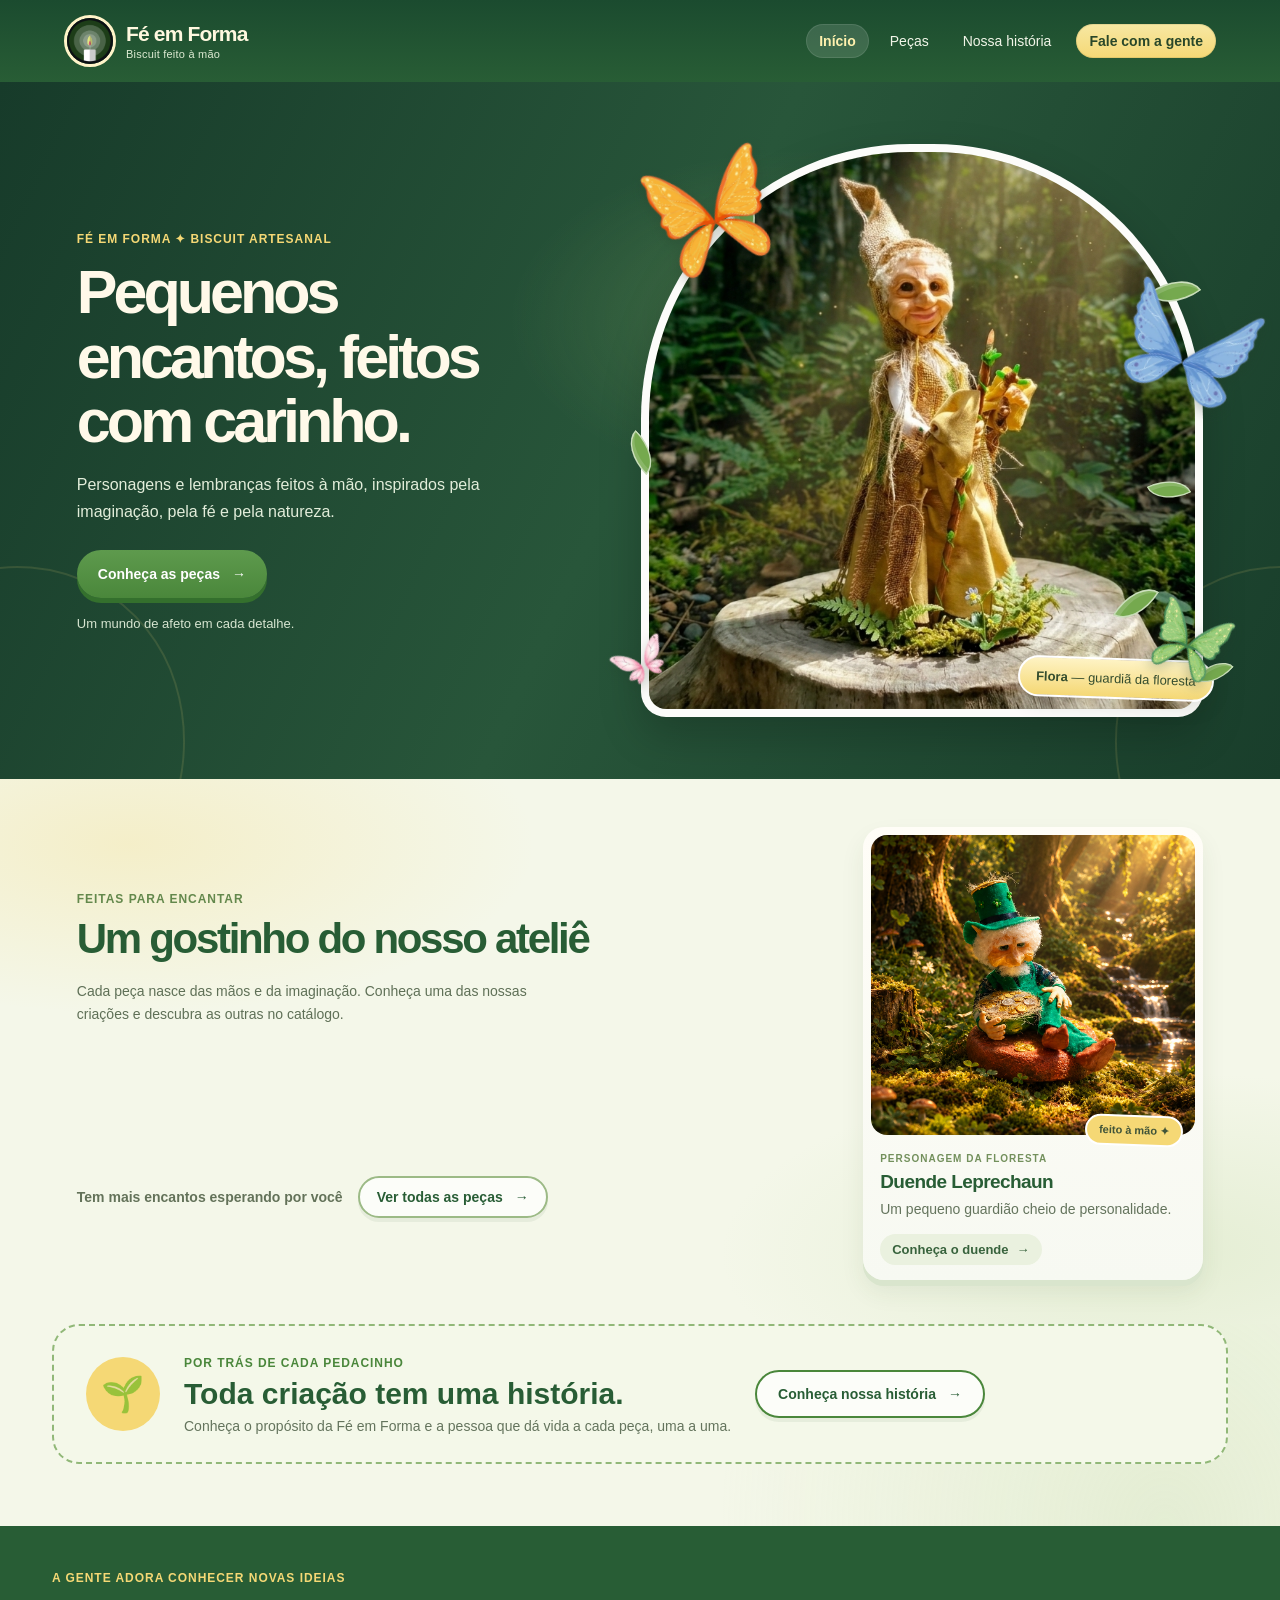
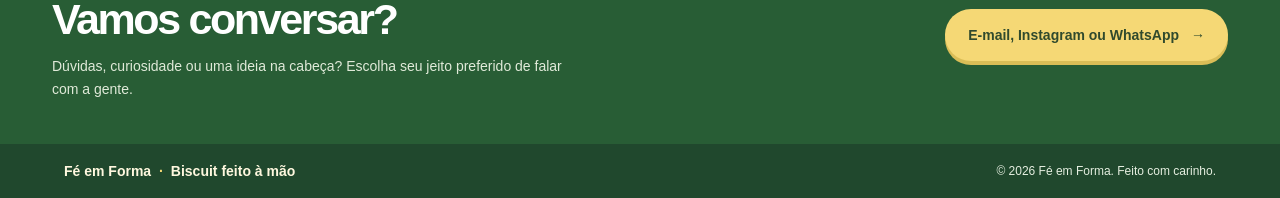
<file: index.html>
<!DOCTYPE html>
<html lang="pt-BR">
<head>
    <meta charset="UTF-8">
    <meta name="viewport" content="width=device-width, initial-scale=1.0">
    <meta name="description" content="Peças artesanais em biscuit feitas com carinho pela Fé em Forma.">
    <title>Fé em Forma | Biscuit feito à mão</title>
    <link rel="stylesheet" href="css/index.css">
</head>
<body class="pagina-inicial">
    <header class="cabecalho-site">
        <a class="marca" href="index.html" aria-label="Fé em Forma — página inicial">
            <img class="logotipo" src="imagens_loja/Logo.png" alt="">
            <span class="texto-marca">
                <span class="nome-marca">Fé em Forma</span>
                <span class="descricao-marca">Biscuit feito à mão</span>
            </span>
        </a>
        <nav class="navegacao-site" aria-label="Navegação principal">
            <a class="link-navegacao atual" href="index.html" aria-current="page">Início</a>
            <a class="link-navegacao" href="produtos.html">Peças</a>
            <a class="link-navegacao" href="sobre.html">Nossa história</a>
            <a class="navegacao-contato" href="contato.html">Fale com a gente</a>
        </nav>
    </header>

    <main>
        <section class="destaque-principal">
            <div class="texto-destaque">
                <p class="sobretitulo">Fé em Forma <span aria-hidden="true">✦</span> biscuit artesanal</p>
                <h1>Pequenos encantos, feitos com carinho.</h1>
                <p class="descricao-destaque">Personagens e lembranças feitos à mão, inspirados pela imaginação, pela fé e pela natureza.</p>
                <a class="botao botao-principal" href="produtos.html">Conheça as peças <span aria-hidden="true">→</span></a>
                <p class="legenda-destaque">Um mundo de afeto em cada detalhe.</p>
            </div>
            <figure class="ilustracao-destaque">
                <img src="imagens_loja/Flora.png" alt="Fada Flora, uma peça artesanal em biscuit em meio à floresta">
                <span class="folha-floresta folha-um" aria-hidden="true"></span>
                <span class="folha-floresta folha-dois" aria-hidden="true"></span>
                <span class="folha-floresta folha-tres" aria-hidden="true"></span>
                <span class="folha-floresta folha-quatro" aria-hidden="true"></span>
                <span class="folha-floresta folha-cinco" aria-hidden="true"></span>
                <span class="folha-floresta folha-seis" aria-hidden="true"></span>
                <img class="borboleta borboleta-um" src="imagens_loja/borboleta.laranja1.png" alt="" aria-hidden="true">
                <img class="borboleta borboleta-dois" src="imagens_loja/borboleta.azul1.png" alt="" aria-hidden="true">
                <img class="borboleta borboleta-tres" src="imagens_loja/borboleta.rosa1.png" alt="" aria-hidden="true">
                <img class="borboleta borboleta-quatro" src="imagens_loja/borboleta.verde1.png" alt="" aria-hidden="true">
                <figcaption>Flora <span>— guardiã da floresta</span></figcaption>
            </figure>
        </section>

        <section class="destaque" aria-labelledby="titulo-destaque">
            <div class="conteudo-destaque">
                <div class="titulo-secao">
                    <div class="texto-titulo-secao">
                    <p class="sobretitulo">Feitas para encantar</p>
                    <h2 id="titulo-destaque">Um gostinho do nosso ateliê</h2>
                    </div>
                    <p class="nota-secao-inicial">Cada peça nasce das mãos e da imaginação. Conheça uma das nossas criações e descubra as outras no catálogo.</p>
                </div>
                <div class="grade-produtos">
                    <article class="cartao-produto">
                        <a class="imagem-produto" href="produto-duende-leprechaun.html" aria-label="Conheça o Duende Leprechaun">
                            <img class="foto-duende" src="imagens_loja/Leprechaun.png" alt="Duende Leprechaun em biscuit, fotografado entre plantas">
                            <span class="selo-produto">feito à mão ✦</span>
                        </a>
                        <div class="informacoes-produto">
                            <div><p class="categoria-produto">Personagem da floresta</p><h3>Duende Leprechaun</h3><p>Um pequeno guardião cheio de personalidade.</p></div>
                        </div>
                        <a class="link-produto-inicial" href="produto-duende-leprechaun.html">Conheça o duende <span aria-hidden="true">→</span></a>
                    </article>
                </div>
                <div class="rodape-destaque">
                    <span>Tem mais encantos esperando por você</span>
                    <a class="botao botao-contorno" href="produtos.html">Ver todas as peças <span aria-hidden="true">→</span></a>
                </div>
            </div>
        </section>

        <section class="chamada-sobre">
            <div class="conteudo-chamada-sobre">
                <div class="ilustracao-chamada-sobre" aria-hidden="true">🌱</div>
                <div class="texto-chamada-sobre">
                    <p class="sobretitulo">Por trás de cada pedacinho</p>
                    <h2>Toda criação tem uma história.</h2>
                    <p>Conheça o propósito da Fé em Forma e a pessoa que dá vida a cada peça, uma a uma.</p>
                </div>
                <a class="botao botao-contorno" href="sobre.html">Conheça nossa história <span aria-hidden="true">→</span></a>
            </div>
        </section>

        <section class="faixa-contato">
            <div class="conteudo-faixa-contato">
                <div class="texto-faixa-contato">
                    <p class="sobretitulo">A gente adora conhecer novas ideias</p>
                    <h2>Vamos conversar?</h2>
                    <p>Dúvidas, curiosidade ou uma ideia na cabeça? Escolha seu jeito preferido de falar com a gente.</p>
                </div>
                <a class="botao botao-claro" href="contato.html">E-mail, Instagram ou WhatsApp <span aria-hidden="true">→</span></a>
            </div>
        </section>
    </main>

    <footer class="rodape-site">
        <a class="marca-rodape" href="index.html">Fé em Forma <span>·</span> Biscuit feito à mão</a>
        <p>© 2026 Fé em Forma. Feito com carinho.</p>
    </footer>
</body>
</html>
</file>
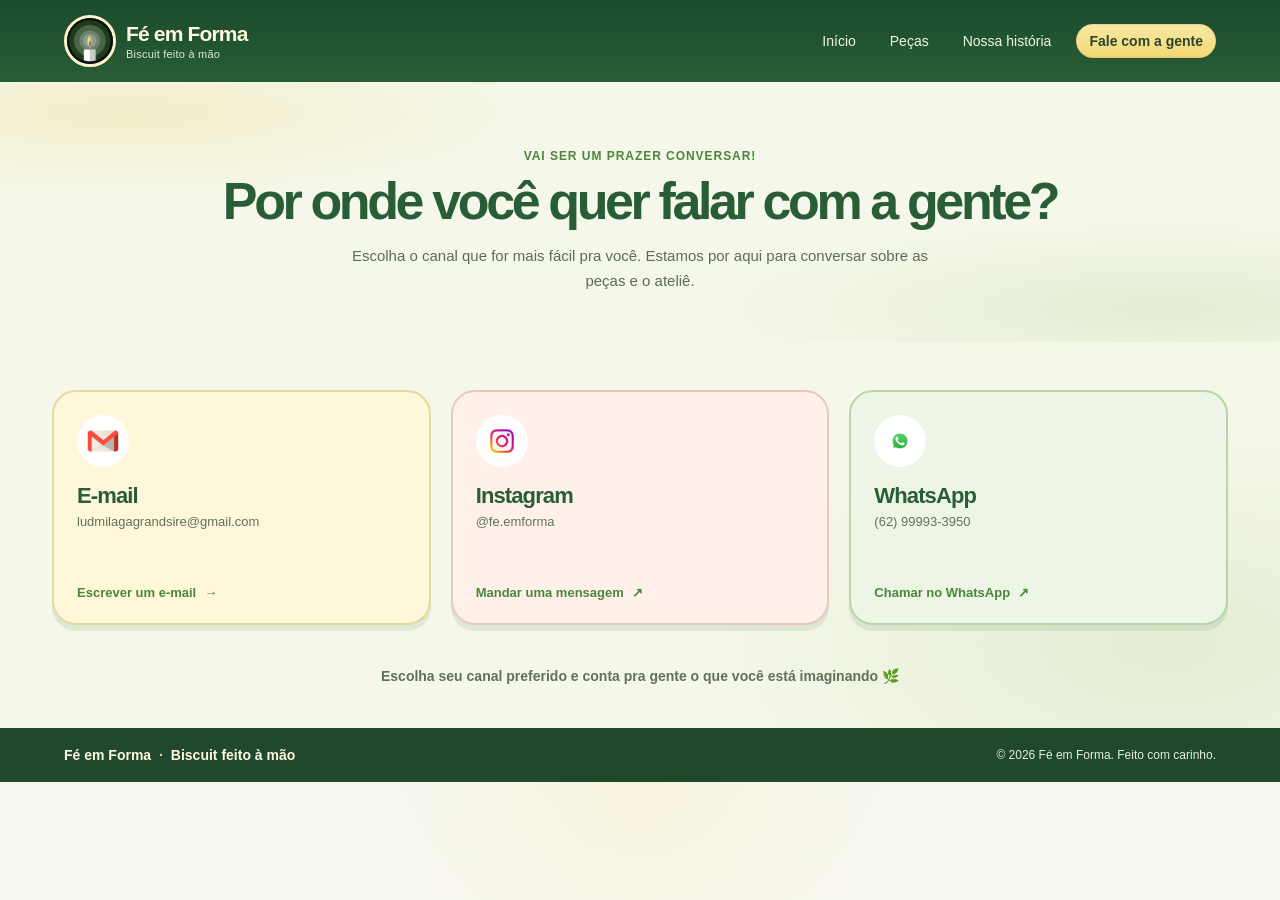
<file: contato.html>
<!DOCTYPE html>
<html lang="pt-BR">
<head>
    <meta charset="UTF-8">
    <meta name="viewport" content="width=device-width, initial-scale=1.0">
    <meta name="description" content="Escolha como entrar em contato com a Fé em Forma: e-mail, Instagram ou WhatsApp.">
    <title>Fale com a gente | Fé em Forma</title>
    <link rel="stylesheet" href="css/contato.css">
</head>
<body>
    <header class="cabecalho-site">
        <a class="marca" href="index.html" aria-label="Fé em Forma — página inicial">
            <img class="logotipo" src="imagens_loja/Logo.png" alt="">
            <span class="texto-marca">
                <span class="nome-marca">Fé em Forma</span>
                <span class="descricao-marca">Biscuit feito à mão</span>
            </span>
        </a>
        <nav class="navegacao-site" aria-label="Navegação principal">
            <a class="link-navegacao" href="index.html">Início</a>
            <a class="link-navegacao" href="produtos.html">Peças</a>
            <a class="link-navegacao" href="sobre.html">Nossa história</a>
            <a class="navegacao-contato atual" href="contato.html" aria-current="page">Fale com a gente</a>
        </nav>
    </header>

    <main>
        <section class="introducao-pagina introducao-contato">
            <p class="sobretitulo">Vai ser um prazer conversar!</p>
            <h1>Por onde você quer falar com a gente?</h1>
            <p>Escolha o canal que for mais fácil pra você. Estamos por aqui para conversar sobre as peças e o ateliê.</p>
        </section>

        <section class="opcoes-contato conteudo-secao" aria-label="Opções de contato">
            <a class="opcao-contato contato-email" href="mailto:ludmilagagrandsire@gmail.com">
                <img class="icone-contato" src="imagens_loja/gmail.logo.png" alt="Logo do Gmail">
                <span class="rotulo-contato">E-mail</span>
                <span class="detalhe-contato">ludmilagagrandsire@gmail.com</span>
                <span class="acao-contato">Escrever um e-mail <span aria-hidden="true">→</span></span>
            </a>
            <a class="opcao-contato contato-instagram" href="https://www.instagram.com/fe.emforma/" target="_blank" rel="noopener noreferrer">
                <img class="icone-contato" src="imagens_loja/instagram.logo.png" alt="Logo do Instagram">
                <span class="rotulo-contato">Instagram</span>
                <span class="detalhe-contato">@fe.emforma</span>
                <span class="acao-contato">Mandar uma mensagem <span aria-hidden="true">↗</span></span>
            </a>
            <a class="opcao-contato contato-whatsapp" href="https://wa.me/5562999933950" target="_blank" rel="noopener noreferrer">
                <img class="icone-contato" src="imagens_loja/whatsapp.logo.png" alt="Logo do WhatsApp">
                <span class="rotulo-contato">WhatsApp</span>
                <span class="detalhe-contato">(62) 99993-3950</span>
                <span class="acao-contato">Chamar no WhatsApp <span aria-hidden="true">↗</span></span>
            </a>
        </section>

        <p class="nota-contato">Escolha seu canal preferido e conta pra gente o que você está imaginando 🌿</p>
    </main>

    <footer class="rodape-site">
        <a class="marca-rodape" href="index.html">Fé em Forma <span>·</span> Biscuit feito à mão</a>
        <p>© 2026 Fé em Forma. Feito com carinho.</p>
    </footer>
</body>
</html>
</file>
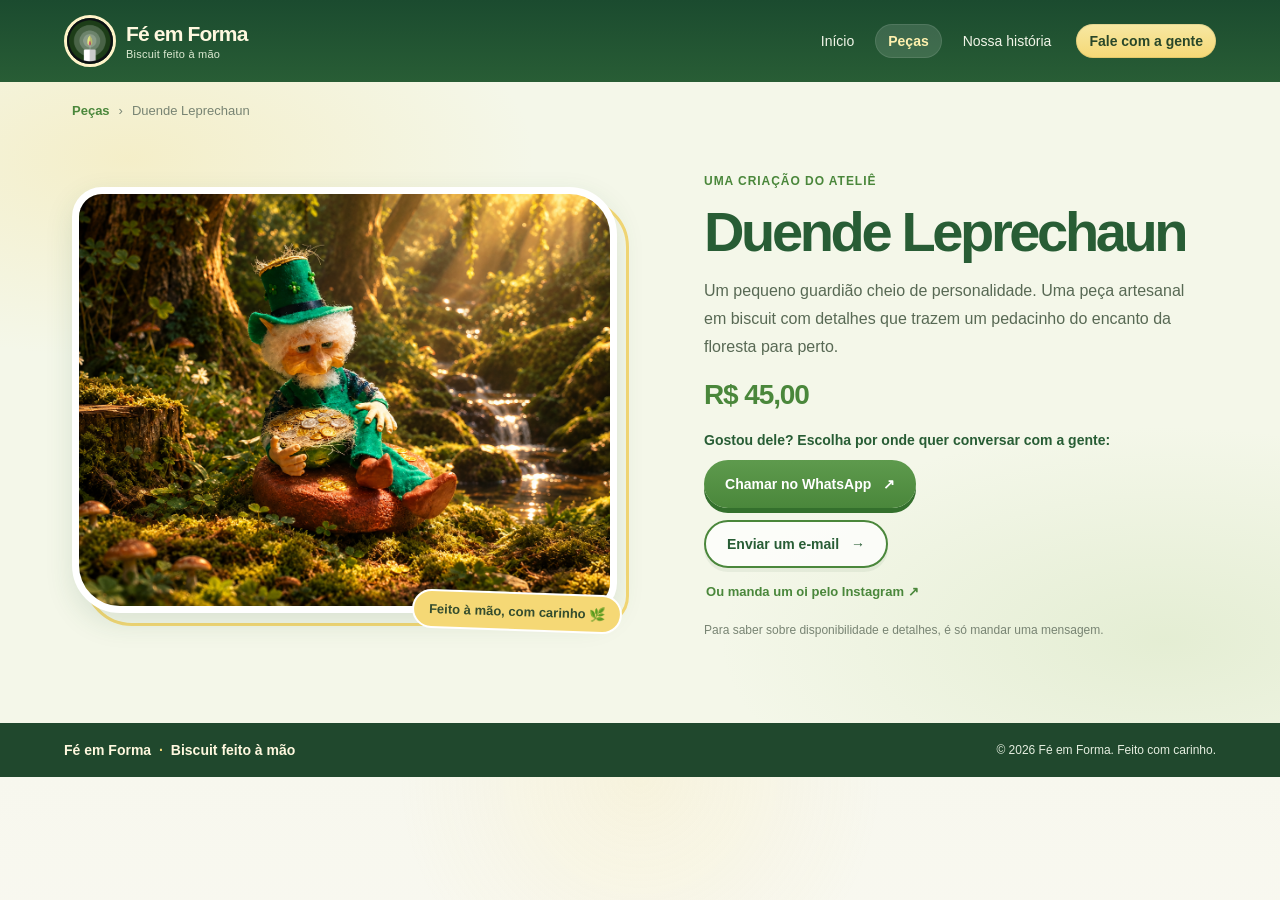
<file: produto-duende-leprechaun.html>
<!DOCTYPE html>
<html lang="pt-BR">
<head>
    <meta charset="UTF-8">
    <meta name="viewport" content="width=device-width, initial-scale=1.0">
    <meta name="description" content="Conheça o Duende Leprechaun, uma peça artesanal em biscuit da Fé em Forma.">
    <title>Duende Leprechaun | Fé em Forma</title>
    <link rel="stylesheet" href="css/produto-duende-leprechaun.css">
</head>
<body>
    <header class="cabecalho-site">
        <a class="marca" href="index.html" aria-label="Fé em Forma — página inicial">
            <img class="logotipo" src="imagens_loja/Logo.png" alt="">
            <span class="texto-marca"><span class="nome-marca">Fé em Forma</span><span class="descricao-marca">Biscuit feito à mão</span></span>
        </a>
        <nav class="navegacao-site" aria-label="Navegação principal">
            <a class="link-navegacao" href="index.html">Início</a>
            <a class="link-navegacao atual" href="produtos.html" aria-current="page">Peças</a>
            <a class="link-navegacao" href="sobre.html">Nossa história</a>
            <a class="navegacao-contato" href="contato.html">Fale com a gente</a>
        </nav>
    </header>

    <main>
        <nav class="trilha-navegacao" aria-label="Você está aqui">
            <a href="produtos.html">Peças</a><span aria-hidden="true">›</span><span>Duende Leprechaun</span>
        </nav>
        <section class="detalhe-produto">
            <figure class="imagem-detalhe-produto">
                <img class="foto-duende" src="imagens_loja/Leprechaun.png" alt="Duende Leprechaun artesanal em biscuit fotografado entre plantas">
                <figcaption>Feito à mão, com carinho 🌿</figcaption>
            </figure>
            <div class="texto-detalhe-produto">
                <p class="sobretitulo">Uma criação do ateliê</p>
                <h1>Duende Leprechaun</h1>
                <p class="descricao-produto">Um pequeno guardião cheio de personalidade. Uma peça artesanal em biscuit com detalhes que trazem um pedacinho do encanto da floresta para perto.</p>
                <p class="preco-detalhe-produto">R$ 45,00</p>
                <p class="convite-contato-produto">Gostou dele? Escolha por onde quer conversar com a gente:</p>
                <div class="links-contato-produto">
                    <a class="botao botao-principal" href="https://wa.me/5562999933950?text=Ol%C3%A1%21%20Estou%20interessado%28a%29%20no%20%27Duende%20Leprechaun%27." target="_blank" rel="noopener noreferrer">Chamar no WhatsApp <span aria-hidden="true">↗</span></a>
                    <a class="botao botao-contorno" href="mailto:ludmilagagrandsire@gmail.com?subject=Tenho%20interesse%20no%20Duende%20Leprechaun&amp;body=Ol%C3%A1%21%20Tenho%20interesse%20no%20Duende%20Leprechaun.">Enviar um e-mail <span aria-hidden="true">→</span></a>
                    <a class="link-instagram-produto" href="https://www.instagram.com/fe.emforma/" target="_blank" rel="noopener noreferrer">Ou manda um oi pelo Instagram ↗</a>
                </div>
                <p class="nota-preco-produto">Para saber sobre disponibilidade e detalhes, é só mandar uma mensagem.</p>
            </div>
        </section>
    </main>

    <footer class="rodape-site">
        <a class="marca-rodape" href="index.html">Fé em Forma <span>·</span> Biscuit feito à mão</a>
        <p>© 2026 Fé em Forma. Feito com carinho.</p>
    </footer>
</body>
</html>
</file>
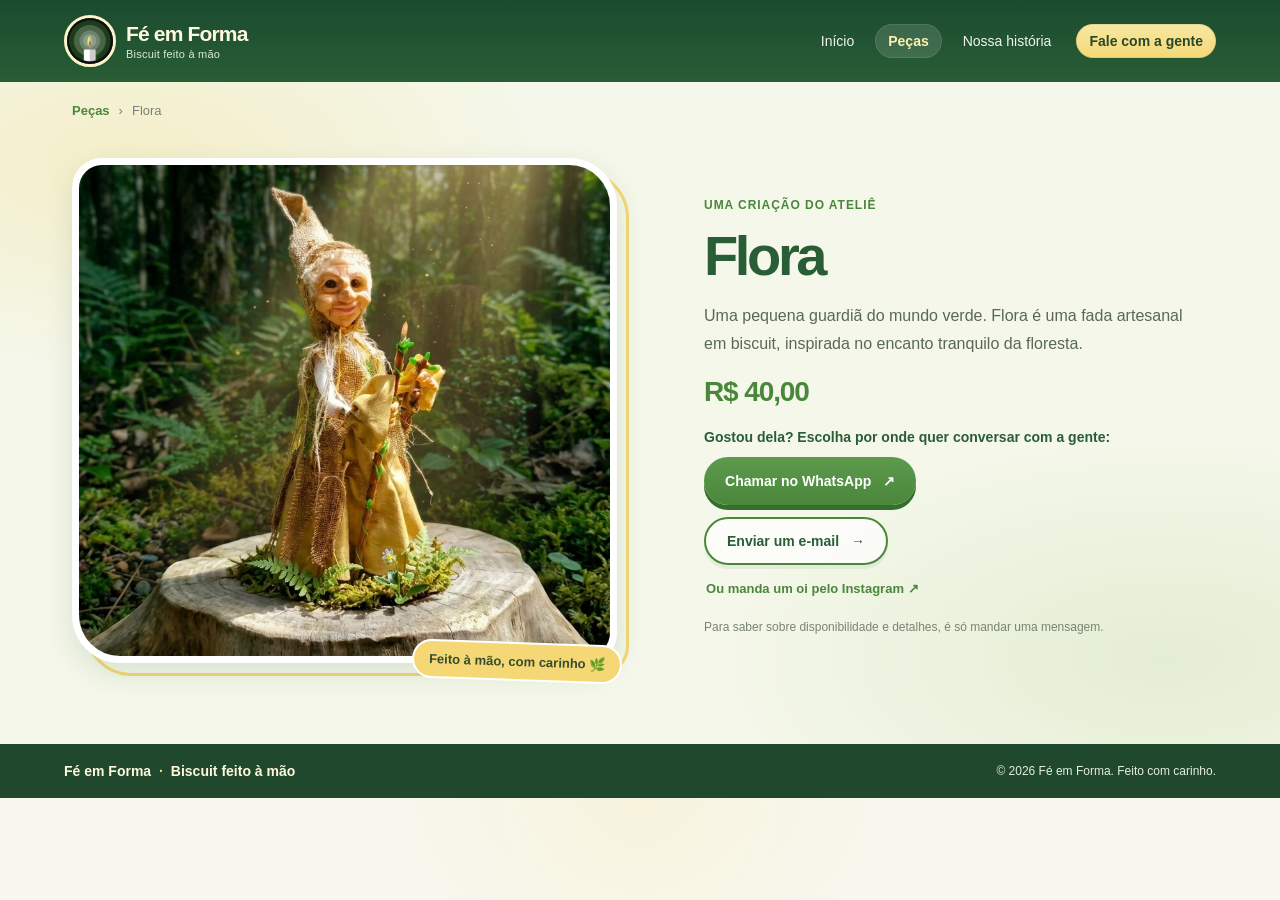
<file: produto-flora.html>
<!DOCTYPE html>
<html lang="pt-BR">
<head>
    <meta charset="UTF-8">
    <meta name="viewport" content="width=device-width, initial-scale=1.0">
    <meta name="description" content="Conheça a fada Flora, uma peça artesanal em biscuit da Fé em Forma.">
    <title>Flora | Fé em Forma</title>
    <link rel="stylesheet" href="css/produto-flora.css">
</head>
<body>
    <header class="cabecalho-site">
        <a class="marca" href="index.html" aria-label="Fé em Forma — página inicial">
            <img class="logotipo" src="imagens_loja/Logo.png" alt="">
            <span class="texto-marca"><span class="nome-marca">Fé em Forma</span><span class="descricao-marca">Biscuit feito à mão</span></span>
        </a>
        <nav class="navegacao-site" aria-label="Navegação principal">
            <a class="link-navegacao" href="index.html">Início</a>
            <a class="link-navegacao atual" href="produtos.html" aria-current="page">Peças</a>
            <a class="link-navegacao" href="sobre.html">Nossa história</a>
            <a class="navegacao-contato" href="contato.html">Fale com a gente</a>
        </nav>
    </header>

    <main>
        <nav class="trilha-navegacao" aria-label="Você está aqui">
            <a href="produtos.html">Peças</a><span aria-hidden="true">›</span><span>Flora</span>
        </nav>
        <section class="detalhe-produto">
            <figure class="imagem-detalhe-produto">
                <img src="imagens_loja/Flora.png" alt="Fada Flora artesanal em biscuit em meio à floresta">
                <figcaption>Feito à mão, com carinho 🌿</figcaption>
            </figure>
            <div class="texto-detalhe-produto">
                <p class="sobretitulo">Uma criação do ateliê</p>
                <h1>Flora</h1>
                <p class="descricao-produto">Uma pequena guardiã do mundo verde. Flora é uma fada artesanal em biscuit, inspirada no encanto tranquilo da floresta.</p>
                <p class="preco-detalhe-produto">R$ 40,00</p>
                <p class="convite-contato-produto">Gostou dela? Escolha por onde quer conversar com a gente:</p>
                <div class="links-contato-produto">
                    <a class="botao botao-principal" href="https://wa.me/5562999933950?text=Ol%C3%A1%21%20Estou%20interessado%28a%29%20no%20%27Flora%27." target="_blank" rel="noopener noreferrer">Chamar no WhatsApp <span aria-hidden="true">↗</span></a>
                    <a class="botao botao-contorno" href="mailto:ludmilagagrandsire@gmail.com?subject=Tenho%20interesse%20na%20Flora&amp;body=Ol%C3%A1%21%20Tenho%20interesse%20na%20Flora.">Enviar um e-mail <span aria-hidden="true">→</span></a>
                    <a class="link-instagram-produto" href="https://www.instagram.com/fe.emforma/" target="_blank" rel="noopener noreferrer">Ou manda um oi pelo Instagram ↗</a>
                </div>
                <p class="nota-preco-produto">Para saber sobre disponibilidade e detalhes, é só mandar uma mensagem.</p>
            </div>
        </section>
    </main>

    <footer class="rodape-site">
        <a class="marca-rodape" href="index.html">Fé em Forma <span>·</span> Biscuit feito à mão</a>
        <p>© 2026 Fé em Forma. Feito com carinho.</p>
    </footer>
</body>
</html>
</file>
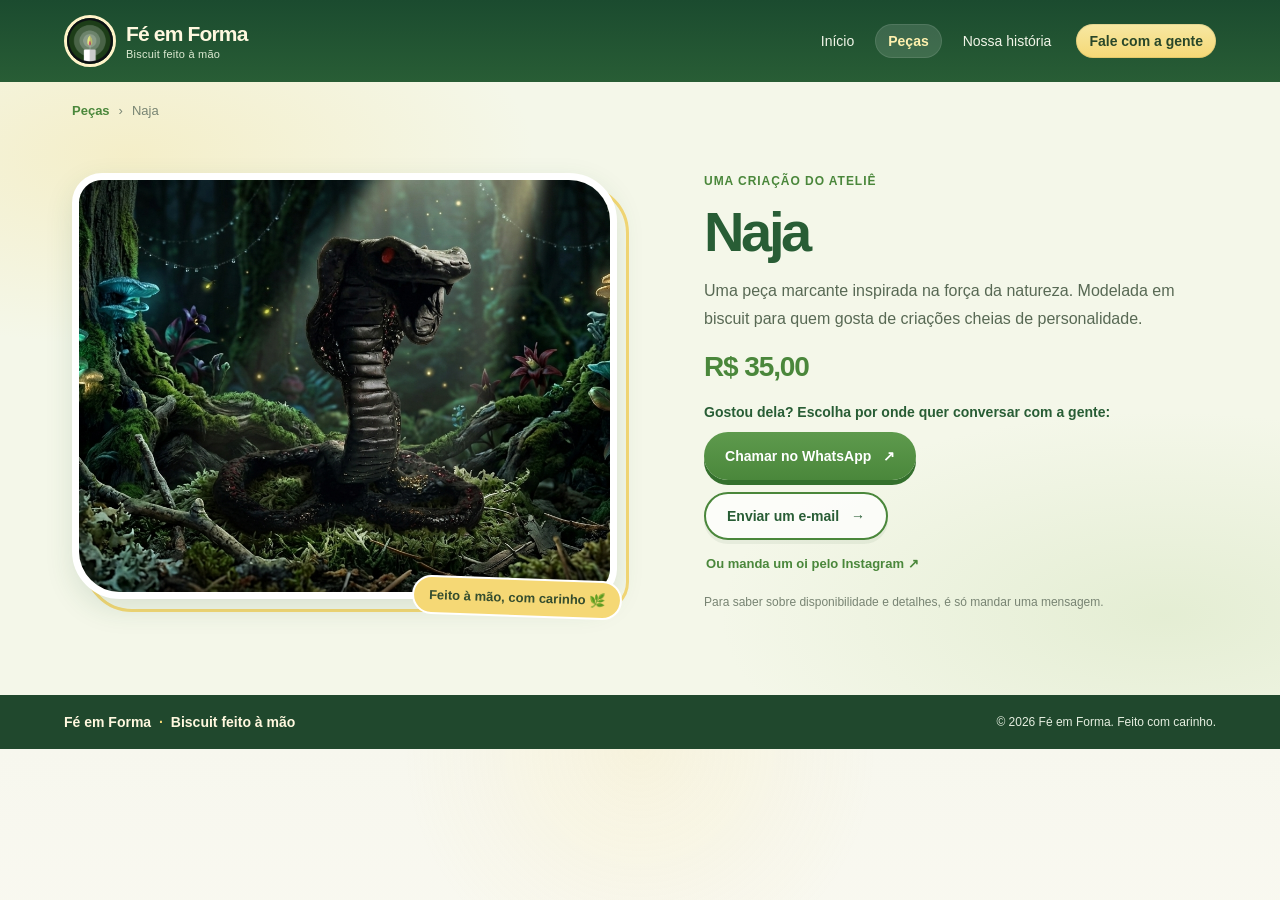
<file: produto-naja.html>
<!DOCTYPE html>
<html lang="pt-BR">
<head>
    <meta charset="UTF-8">
    <meta name="viewport" content="width=device-width, initial-scale=1.0">
    <meta name="description" content="Conheça a Naja, uma peça artesanal em biscuit da Fé em Forma.">
    <title>Naja | Fé em Forma</title>
    <link rel="stylesheet" href="css/produto-naja.css">
</head>
<body>
    <header class="cabecalho-site">
        <a class="marca" href="index.html" aria-label="Fé em Forma — página inicial">
            <img class="logotipo" src="imagens_loja/Logo.png" alt="">
            <span class="texto-marca"><span class="nome-marca">Fé em Forma</span><span class="descricao-marca">Biscuit feito à mão</span></span>
        </a>
        <nav class="navegacao-site" aria-label="Navegação principal">
            <a class="link-navegacao" href="index.html">Início</a>
            <a class="link-navegacao atual" href="produtos.html" aria-current="page">Peças</a>
            <a class="link-navegacao" href="sobre.html">Nossa história</a>
            <a class="navegacao-contato" href="contato.html">Fale com a gente</a>
        </nav>
    </header>

    <main>
        <nav class="trilha-navegacao" aria-label="Você está aqui">
            <a href="produtos.html">Peças</a><span aria-hidden="true">›</span><span>Naja</span>
        </nav>
        <section class="detalhe-produto">
            <figure class="imagem-detalhe-produto">
                <img src="imagens_loja/Naja (2).png" alt="Escultura artesanal de uma naja em biscuit em um cenário de floresta">
                <figcaption>Feito à mão, com carinho 🌿</figcaption>
            </figure>
            <div class="texto-detalhe-produto">
                <p class="sobretitulo">Uma criação do ateliê</p>
                <h1>Naja</h1>
                <p class="descricao-produto">Uma peça marcante inspirada na força da natureza. Modelada em biscuit para quem gosta de criações cheias de personalidade.</p>
                <p class="preco-detalhe-produto">R$ 35,00</p>
                <p class="convite-contato-produto">Gostou dela? Escolha por onde quer conversar com a gente:</p>
                <div class="links-contato-produto">
                    <a class="botao botao-principal" href="https://wa.me/5562999933950?text=Ol%C3%A1%21%20Estou%20interessado%28a%29%20no%20%27Naja%27." target="_blank" rel="noopener noreferrer">Chamar no WhatsApp <span aria-hidden="true">↗</span></a>
                    <a class="botao botao-contorno" href="mailto:ludmilagagrandsire@gmail.com?subject=Tenho%20interesse%20na%20Naja&amp;body=Ol%C3%A1%21%20Tenho%20interesse%20na%20Naja.">Enviar um e-mail <span aria-hidden="true">→</span></a>
                    <a class="link-instagram-produto" href="https://www.instagram.com/fe.emforma/" target="_blank" rel="noopener noreferrer">Ou manda um oi pelo Instagram ↗</a>
                </div>
                <p class="nota-preco-produto">Para saber sobre disponibilidade e detalhes, é só mandar uma mensagem.</p>
            </div>
        </section>
    </main>

    <footer class="rodape-site">
        <a class="marca-rodape" href="index.html">Fé em Forma <span>·</span> Biscuit feito à mão</a>
        <p>© 2026 Fé em Forma. Feito com carinho.</p>
    </footer>
</body>
</html>
</file>
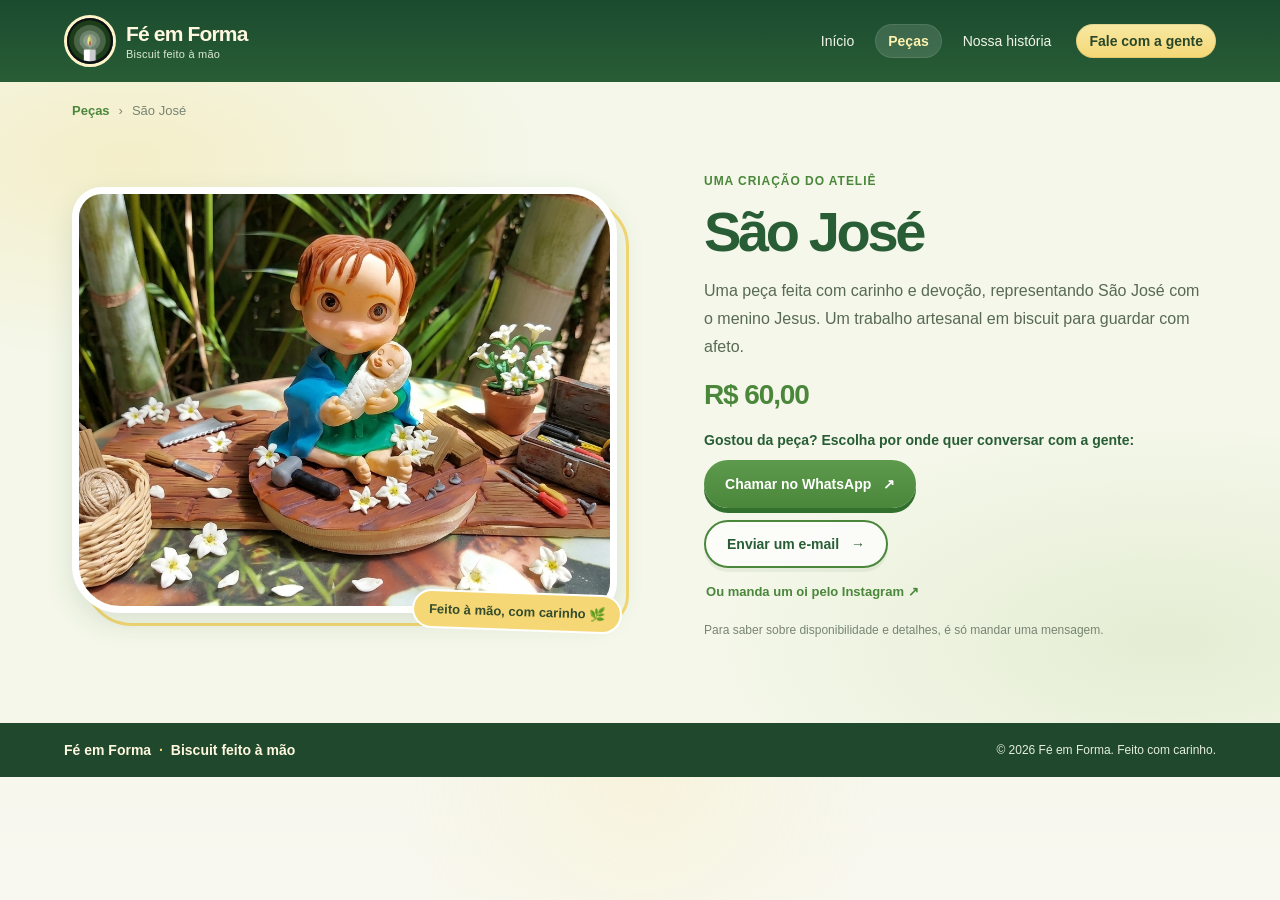
<file: produto-sao-jose.html>
<!DOCTYPE html>
<html lang="pt-BR">
<head>
    <meta charset="UTF-8">
    <meta name="viewport" content="width=device-width, initial-scale=1.0">
    <meta name="description" content="Conheça a peça de São José, feita artesanalmente em biscuit pela Fé em Forma.">
    <title>São José | Fé em Forma</title>
    <link rel="stylesheet" href="css/produto-sao-jose.css">
</head>
<body>
    <header class="cabecalho-site">
        <a class="marca" href="index.html" aria-label="Fé em Forma — página inicial">
            <img class="logotipo" src="imagens_loja/Logo.png" alt="">
            <span class="texto-marca"><span class="nome-marca">Fé em Forma</span><span class="descricao-marca">Biscuit feito à mão</span></span>
        </a>
        <nav class="navegacao-site" aria-label="Navegação principal">
            <a class="link-navegacao" href="index.html">Início</a>
            <a class="link-navegacao atual" href="produtos.html" aria-current="page">Peças</a>
            <a class="link-navegacao" href="sobre.html">Nossa história</a>
            <a class="navegacao-contato" href="contato.html">Fale com a gente</a>
        </nav>
    </header>

    <main>
        <nav class="trilha-navegacao" aria-label="Você está aqui">
            <a href="produtos.html">Peças</a><span aria-hidden="true">›</span><span>São José</span>
        </nav>
        <section class="detalhe-produto">
            <figure class="imagem-detalhe-produto">
                <img src="imagens_loja/São_José.png" alt="Peça artesanal de São José segurando o menino Jesus">
                <figcaption>Feito à mão, com carinho 🌿</figcaption>
            </figure>
            <div class="texto-detalhe-produto">
                <p class="sobretitulo">Uma criação do ateliê</p>
                <h1>São José</h1>
                <p class="descricao-produto">Uma peça feita com carinho e devoção, representando São José com o menino Jesus. Um trabalho artesanal em biscuit para guardar com afeto.</p>
                <p class="preco-detalhe-produto">R$ 60,00</p>
                <p class="convite-contato-produto">Gostou da peça? Escolha por onde quer conversar com a gente:</p>
                <div class="links-contato-produto">
                    <a class="botao botao-principal" href="https://wa.me/5562999933950?text=Ol%C3%A1%21%20Estou%20interessado%28a%29%20no%20%27S%C3%A3o%20Jos%C3%A9%27." target="_blank" rel="noopener noreferrer">Chamar no WhatsApp <span aria-hidden="true">↗</span></a>
                    <a class="botao botao-contorno" href="mailto:ludmilagagrandsire@gmail.com?subject=Tenho%20interesse%20em%20S%C3%A3o%20Jos%C3%A9&amp;body=Ol%C3%A1%21%20Tenho%20interesse%20na%20pe%C3%A7a%20de%20S%C3%A3o%20Jos%C3%A9.">Enviar um e-mail <span aria-hidden="true">→</span></a>
                    <a class="link-instagram-produto" href="https://www.instagram.com/fe.emforma/" target="_blank" rel="noopener noreferrer">Ou manda um oi pelo Instagram ↗</a>
                </div>
                <p class="nota-preco-produto">Para saber sobre disponibilidade e detalhes, é só mandar uma mensagem.</p>
            </div>
        </section>
    </main>

    <footer class="rodape-site">
        <a class="marca-rodape" href="index.html">Fé em Forma <span>·</span> Biscuit feito à mão</a>
        <p>© 2026 Fé em Forma. Feito com carinho.</p>
    </footer>
</body>
</html>
</file>
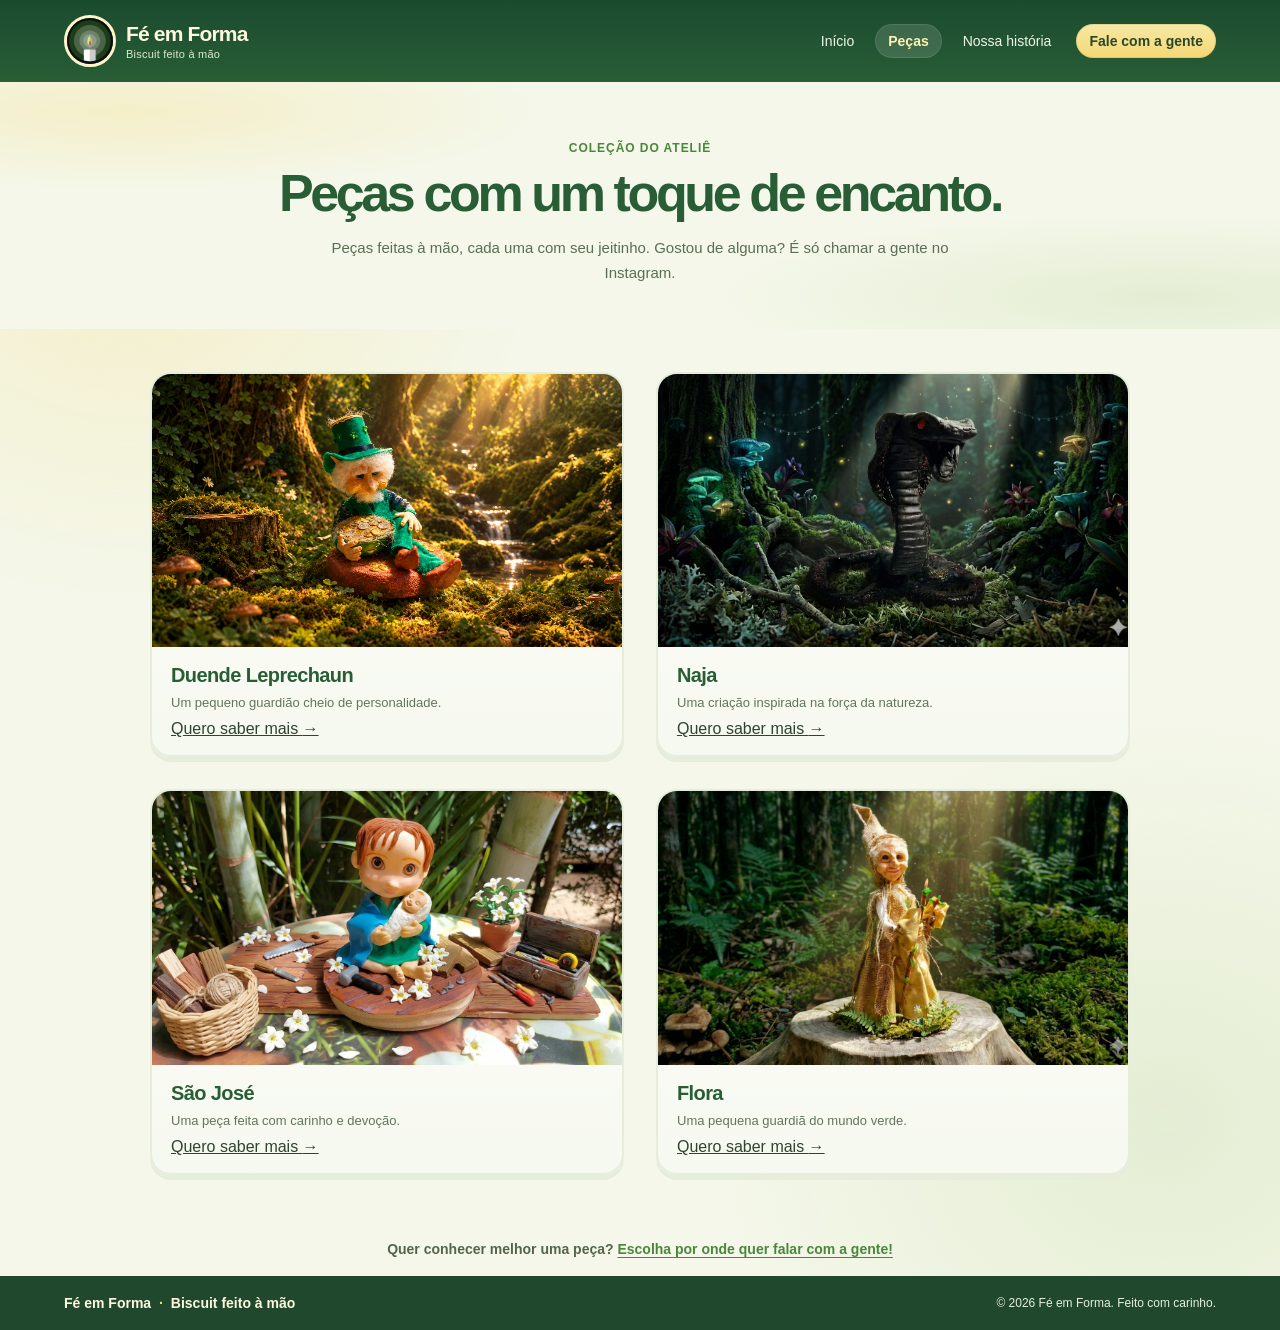
<file: produtos.html>
<!DOCTYPE html>
<html lang="pt-BR">
<head>
    <meta charset="UTF-8">
    <meta name="viewport" content="width=device-width, initial-scale=1.0">
    <meta name="description" content="Conheça as peças artesanais em biscuit da Fé em Forma.">
    <title>Peças | Fé em Forma</title>
    <link rel="stylesheet" href="css/produtos.css">
</head>
<body>
    <header class="cabecalho-site">
        <a class="marca" href="index.html" aria-label="Fé em Forma — página inicial">
            <img class="logotipo" src="imagens_loja/Logo.png" alt="">
            <span class="texto-marca">
                <span class="nome-marca">Fé em Forma</span>
                <span class="descricao-marca">Biscuit feito à mão</span>
            </span>
        </a>
        <nav class="navegacao-site" aria-label="Navegação principal">
            <a class="link-navegacao" href="index.html">Início</a>
            <a class="link-navegacao atual" href="produtos.html" aria-current="page">Peças</a>
            <a class="link-navegacao" href="sobre.html">Nossa história</a>
            <a class="navegacao-contato" href="contato.html">Fale com a gente</a>
        </nav>
    </header>

    <main>
        <section class="introducao-pagina">
            <p class="sobretitulo">Coleção do ateliê</p>
            <h1>Peças com um toque de encanto.</h1>
            <p>Peças feitas à mão, cada uma com seu jeitinho. Gostou de alguma? É só chamar a gente no Instagram.</p>
        </section>

        <section class="catalogo conteudo-secao" aria-label="Peças disponíveis">
            <div class="grade-produtos">
                <article class="cartao-produto">
                    <a class="imagem-produto" href="produto-duende-leprechaun.html" aria-label="Conheça o Duende Leprechaun">
                        <img class="foto-duende" src="imagens_loja/Leprechaun.png" alt="Duende Leprechaun em biscuit, fotografado entre plantas">
                    </a>
                    <div class="informacoes-produto">
                        <div><h2>Duende Leprechaun</h2><p>Um pequeno guardião cheio de personalidade.</p></div>
                    </div>
                    <a class="acao-produto" href="produto-duende-leprechaun.html">Quero saber mais <span aria-hidden="true">→</span></a>
                </article>
                <article class="cartao-produto">
                    <a class="imagem-produto" href="produto-naja.html" aria-label="Conheça a Naja">
                        <img src="imagens_loja/Naja (2).png" alt="Escultura de uma naja em biscuit em um cenário de floresta">
                    </a>
                    <div class="informacoes-produto">
                        <div><h2>Naja</h2><p>Uma criação inspirada na força da natureza.</p></div>
                    </div>
                    <a class="acao-produto" href="produto-naja.html">Quero saber mais <span aria-hidden="true">→</span></a>
                </article>
                <article class="cartao-produto">
                    <a class="imagem-produto" href="produto-sao-jose.html" aria-label="Conheça São José">
                        <img src="imagens_loja/São_José.png" alt="Peça artesanal de São José segurando o menino Jesus">
                    </a>
                    <div class="informacoes-produto">
                        <div><h2>São José</h2><p>Uma peça feita com carinho e devoção.</p></div>
                    </div>
                    <a class="acao-produto" href="produto-sao-jose.html">Quero saber mais <span aria-hidden="true">→</span></a>
                </article>
                <article class="cartao-produto">
                    <a class="imagem-produto" href="produto-flora.html" aria-label="Conheça a fada Flora">
                        <img src="imagens_loja/Flora.png" alt="Fada Flora em biscuit sobre um tronco na floresta">
                    </a>
                    <div class="informacoes-produto">
                        <div><h2>Flora</h2><p>Uma pequena guardiã do mundo verde.</p></div>
                    </div>
                    <a class="acao-produto" href="produto-flora.html">Quero saber mais <span aria-hidden="true">→</span></a>
                </article>
            </div>
        </section>

        <section class="nota-catalogo">
            <p>Quer conhecer melhor uma peça? <a href="contato.html">Escolha por onde quer falar com a gente!</a></p>
        </section>
    </main>

    <footer class="rodape-site">
        <a class="marca-rodape" href="index.html">Fé em Forma <span>·</span> Biscuit feito à mão</a>
        <p>© 2026 Fé em Forma. Feito com carinho.</p>
    </footer>
</body>
</html>
</file>
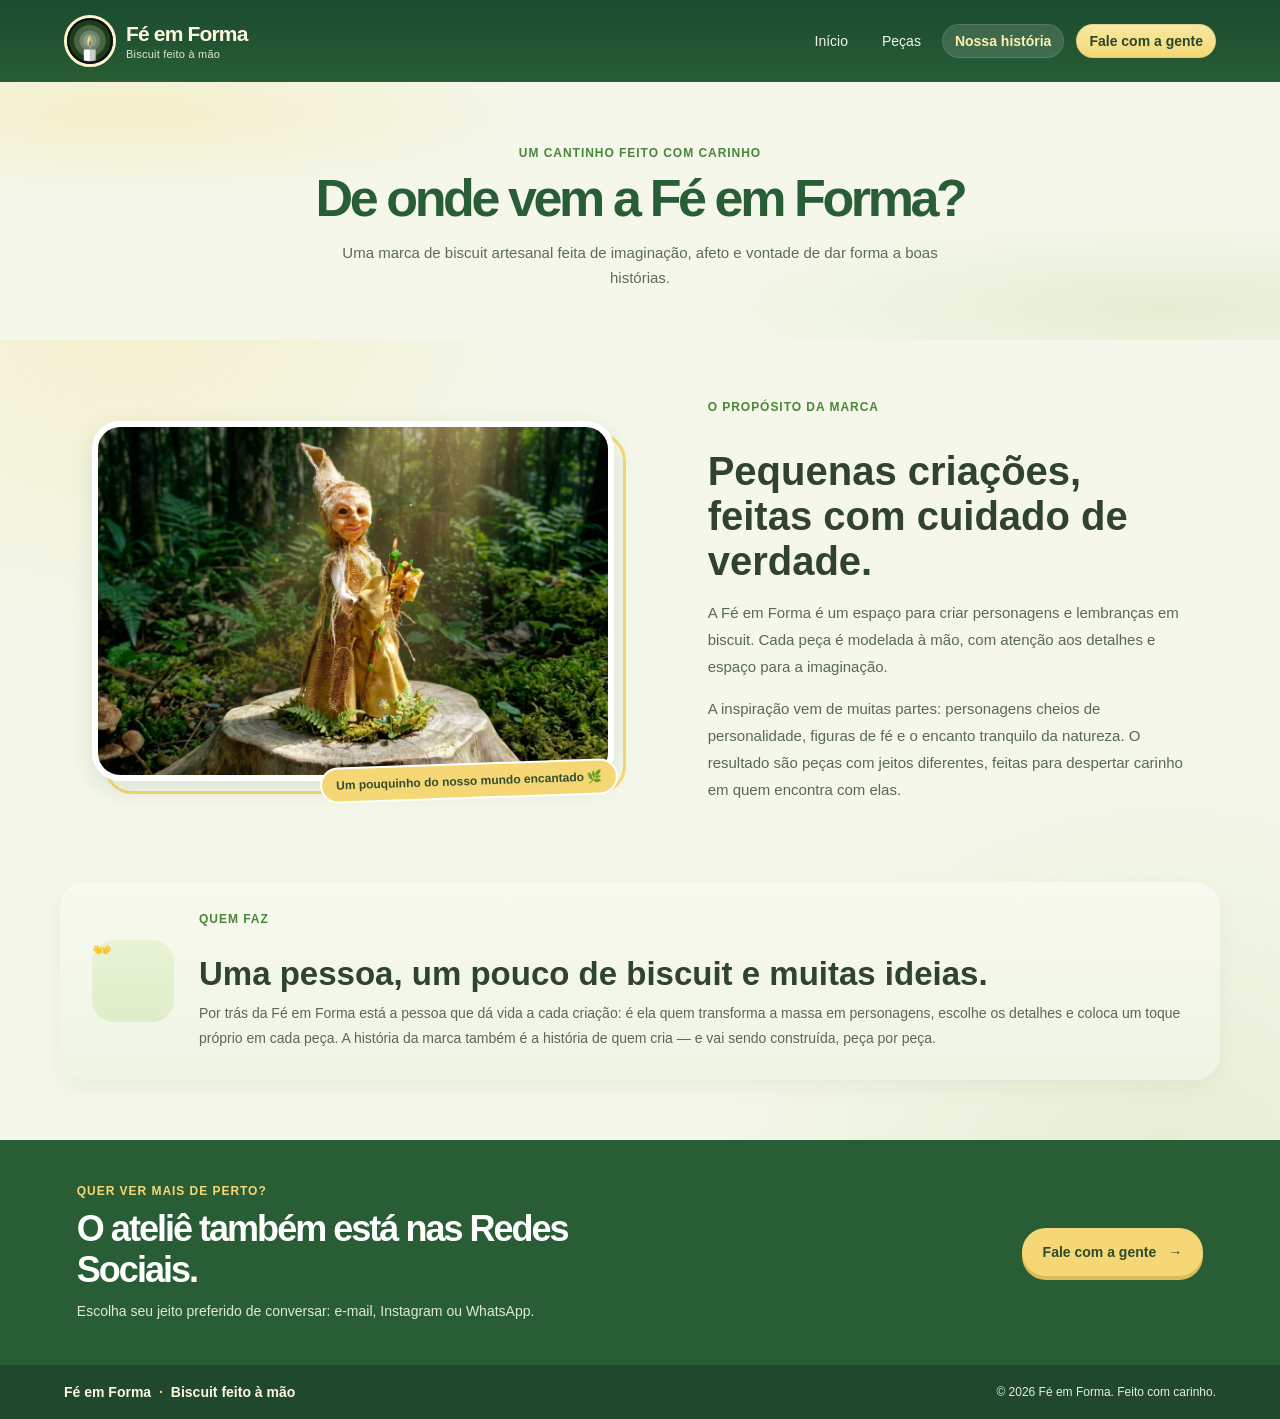
<file: sobre.html>
<!DOCTYPE html>
<html lang="pt-BR">
<head>
    <meta charset="UTF-8">
    <meta name="viewport" content="width=device-width, initial-scale=1.0">
    <meta name="description" content="Conheça o propósito da Fé em Forma e o cuidado por trás das peças artesanais em biscuit.">
    <title>Nossa história | Fé em Forma</title>
    <link rel="stylesheet" href="css/sobre.css">
</head>
<body>
    <header class="cabecalho-site">
        <a class="marca" href="index.html" aria-label="Fé em Forma — página inicial">
            <img class="logotipo" src="imagens_loja/Logo.png" alt="">
            <span class="texto-marca">
                <span class="nome-marca">Fé em Forma</span>
                <span class="descricao-marca">Biscuit feito à mão</span>
            </span>
        </a>
        <nav class="navegacao-site" aria-label="Navegação principal">
            <a class="link-navegacao" href="index.html">Início</a>
            <a class="link-navegacao" href="produtos.html">Peças</a>
            <a class="link-navegacao atual" href="sobre.html" aria-current="page">Nossa história</a>
            <a class="navegacao-contato" href="contato.html">Fale com a gente</a>
        </nav>
    </header>

    <main>
        <section class="introducao-pagina introducao-sobre">
            <p class="sobretitulo">Um cantinho feito com carinho</p>
            <h1>De onde vem a Fé em Forma?</h1>
            <p>Uma marca de biscuit artesanal feita de imaginação, afeto e vontade de dar forma a boas histórias.</p>
        </section>

        <section class="secao-historia">
            <figure class="imagem-historia">
                <img src="imagens_loja/Flora.png" alt="A fada Flora, uma das criações artesanais da Fé em Forma">
                <figcaption>Um pouquinho do nosso mundo encantado 🌿</figcaption>
            </figure>
            <div class="texto-historia">
                <p class="sobretitulo">O propósito da marca</p>
                <h2>Pequenas criações, feitas com cuidado de verdade.</h2>
                <p>A Fé em Forma é um espaço para criar personagens e lembranças em biscuit. Cada peça é modelada à mão, com atenção aos detalhes e espaço para a imaginação.</p>
                <p>A inspiração vem de muitas partes: personagens cheios de personalidade, figuras de fé e o encanto tranquilo da natureza. O resultado são peças com jeitos diferentes, feitas para despertar carinho em quem encontra com elas.</p>
            </div>
        </section>

        <section class="secao-artesa">
            <div class="icone-artesa" aria-hidden="true">👐</div>
            <div>
                <p class="sobretitulo">Quem faz</p>
                <h2>Uma pessoa, um pouco de biscuit e muitas ideias.</h2>
                <p>Por trás da Fé em Forma está a pessoa que dá vida a cada criação: é ela quem transforma a massa em personagens, escolhe os detalhes e coloca um toque próprio em cada peça. A história da marca também é a história de quem cria — e vai sendo construída, peça por peça.</p>
            </div>
        </section>

        <section class="faixa-contato">
            <div>
                <p class="sobretitulo">Quer ver mais de perto?</p>
                <h2>O ateliê também está nas Redes Sociais.</h2>
                <p>Escolha seu jeito preferido de conversar: e-mail, Instagram ou WhatsApp.</p>
            </div>
            <a class="botao botao-claro" href="contato.html">Fale com a gente <span aria-hidden="true">→</span></a>
        </section>
    </main>

    <footer class="rodape-site">
        <a class="marca-rodape" href="index.html">Fé em Forma <span>·</span> Biscuit feito à mão</a>
        <p>© 2026 Fé em Forma. Feito com carinho.</p>
    </footer>
</body>
</html>
</file>
<file: css/index.css>
@charset "UTF-8";

@import url("comum.css");

.destaque-principal {
    position: relative;
    display: grid;
    grid-template-columns: minmax(0, 0.93fr) minmax(0, 1.07fr);
    align-items: center;
    gap: clamp(32px, 6vw, 76px);
    overflow: hidden;
    max-width: 1440px;
    min-height: 540px;
    margin: 0 auto;
    padding: 62px max(6vw, calc((100vw - 1180px) / 2));
    background:
        radial-gradient(ellipse at 12% 0%, rgb(245 216 117 / 28%), transparent 36%),
        var(--mint);
}

.pagina-inicial .destaque-principal {
    background:
        radial-gradient(ellipse at 63% 34%, rgb(160 192 105 / 25%), transparent 26%),
        radial-gradient(circle at 54% 17%, rgb(249 225 133 / 80%) 0 2px, transparent 3px),
        radial-gradient(circle at 71% 21%, rgb(249 225 133 / 70%) 0 2px, transparent 3px),
        radial-gradient(circle at 82% 65%, rgb(249 225 133 / 75%) 0 2px, transparent 3px),
        linear-gradient(115deg, #173b2a 0%, #28563a 50%, #193e2b 100%);
}

.pagina-inicial .destaque-principal::before,
.pagina-inicial .destaque-principal::after {
    position: absolute;
    z-index: 0;
    bottom: -155px;
    width: 360px;
    height: 360px;
    border: 2px solid rgb(245 216 117 / 20%);
    border-radius: 48% 52% 62% 38%;
    content: "";
    opacity: 0.62;
    pointer-events: none;
}

.pagina-inicial .destaque-principal::before {
    left: -175px;
    transform: rotate(-17deg);
}

.pagina-inicial .destaque-principal::after {
    right: -195px;
    transform: rotate(17deg) scaleX(-1);
}

.texto-destaque {
    position: relative;
    z-index: 1;
    max-width: 510px;
}

.pagina-inicial .texto-destaque .sobretitulo {
    color: var(--sunshine);
}

.pagina-inicial .destaque-principal h1 {
    margin: 0;
    color: var(--cream);
    font-size: clamp(39px, 5vw, 61px);
    font-weight: 900;
    letter-spacing: -0.065em;
    line-height: 1.05;
}

.descricao-destaque {
    max-width: 440px;
    margin: 18px 0 25px;
    color: #e2edda;
    font-size: 16px;
    line-height: 1.7;
}

.legenda-destaque {
    margin: 18px 0 0;
    color: #d7e5d1;
    font-size: 13px;
}

.ilustracao-destaque {
    position: relative;
    z-index: 1;
    width: 100%;
    max-width: 570px;
    margin: 0;
    justify-self: end;
    overflow: visible;
}

.ilustracao-destaque > img:not(.borboleta) {
    display: block;
    width: 100%;
    aspect-ratio: 0.98;
    border: 8px solid rgb(255 255 255 / 90%);
    border-radius: 48% 48% 25px 25px;
    background: #dfe6d1;
    object-fit: cover;
    object-position: center 42%;
    box-shadow: 0 18px 44px rgb(0 0 0 / 20%);
}

.ilustracao-destaque figcaption {
    position: absolute;
    right: -10px;
    bottom: 18px;
    padding: 11px 16px;
    border: 2px solid white;
    border-radius: 22px;
    background: linear-gradient(180deg, #fef3c4 0%, var(--sunshine) 100%);
    color: #354d2e;
    font-size: 13px;
    font-weight: 800;
    transform: rotate(2deg);
    box-shadow: 0 8px 18px rgb(34 53 24 / 12%);
}

.ilustracao-destaque figcaption span {
    font-weight: 500;
}

.folha-floresta {
    position: absolute;
    z-index: 2;
    width: 34px;
    height: 55px;
    border: 2px solid rgb(255 255 255 / 60%);
    border-radius: 100% 0 100% 0;
    background: #75a94e;
    box-shadow: inset 6px 0 rgb(255 255 255 / 15%);
}

.folha-um {
    top: 7%;
    left: 15%;
    transform: rotate(-32deg);
}

.folha-dois {
    top: 21%;
    right: 2%;
    transform: rotate(55deg) scale(0.82);
}

.folha-tres {
    top: 49%;
    left: -3%;
    transform: rotate(-45deg) scale(0.72);
}

.folha-quatro {
    right: 3%;
    bottom: 35%;
    transform: rotate(65deg) scale(0.7);
}

.folha-cinco {
    right: 9%;
    bottom: 15%;
    transform: rotate(32deg) scale(0.8);
}

.folha-seis {
    right: -5%;
    bottom: 3%;
    transform: rotate(42deg) scale(0.64);
}

.borboleta {
    position: absolute;
    z-index: 3;
    display: block;
    height: auto;
    aspect-ratio: auto;
    border: 0;
    object-fit: contain;
    box-shadow: none;
    filter: drop-shadow(0 5px 7px rgb(31 58 35 / 28%));
    animation: butterfly-drift 8s ease-in-out infinite alternate;
    pointer-events: none;
}

.borboleta-um {
    top: 2%;
    left: 2%;
    width: 120px;
    transform: rotate(-18deg);
}

.borboleta-dois {
    top: 26%;
    right: -9%;
    width: 132px;
    animation-delay: -2.4s;
    animation-duration: 10s;
    transform: rotate(20deg);
}

.borboleta-tres {
    bottom: 6%;
    left: -5%;
    width: 58px;
    animation-delay: -4.1s;
    animation-duration: 7s;
    transform: rotate(-28deg);
}

.borboleta-quatro {
    bottom: 7%;
    right: -4%;
    width: 74px;
    animation-delay: -1.2s;
    animation-duration: 9s;
    transform: rotate(24deg);
}

.destaque {
    padding-top: 58px;
    padding-bottom: 66px;
}

.titulo-secao {
    display: flex;
    align-items: flex-end;
    justify-content: space-between;
    gap: 20px;
    margin-bottom: 25px;
}

.titulo-secao .sobretitulo {
    margin-bottom: 7px;
}

.titulo-secao h2 {
    margin: 0;
    color: var(--forest);
    font-size: clamp(27px, 3.2vw, 37px);
    font-weight: 900;
    letter-spacing: -0.055em;
    line-height: 1.15;
}

.pagina-inicial .destaque {
    width: 100%;
    max-width: none;
    margin: 0;
    padding: 48px max(6vw, calc((100vw - 1180px) / 2)) 44px;
    background: var(--garden-gradient);
}

.conteudo-destaque {
    display: grid;
    grid-template-columns: minmax(0, 1fr) minmax(280px, 340px);
    grid-template-areas:
        "texto cartao"
        "rodape cartao";
    align-items: center;
    column-gap: clamp(36px, 7vw, 88px);
    max-width: 1180px;
    margin: 0 auto;
}

.pagina-inicial .destaque .titulo-secao {
    grid-area: texto;
    align-items: flex-start;
    flex-direction: column;
    gap: 16px;
    margin-bottom: 0;
}

.pagina-inicial .destaque .titulo-secao h2 {
    max-width: 520px;
    font-size: clamp(32px, 3.5vw, 42px);
}

.pagina-inicial .destaque .texto-titulo-secao .sobretitulo {
    color: #63884c;
}

.nota-secao-inicial {
    max-width: 470px;
    margin: 0;
    color: #5f7057;
    font-size: 14px;
    line-height: 1.65;
}

.pagina-inicial .destaque .grade-produtos {
    grid-area: cartao;
    grid-template-columns: minmax(0, 1fr);
    width: 100%;
    max-width: 340px;
    margin: 0;
    gap: 0;
}

.pagina-inicial .destaque .cartao-produto {
    padding-bottom: 15px;
    border: 0;
    border-radius: 21px;
    background: linear-gradient(180deg, #fffdf7 0%, #f7f9f2 100%);
    box-shadow: 0 6px 0 #d9e5cd, 0 12px 24px rgb(46 77 40 / 8%);
}

.pagina-inicial .destaque .cartao-produto:hover {
    box-shadow: 0 10px 0 #cfdfc0, 0 18px 34px rgb(46 77 40 / 10%);
    transform: translateY(-2px);
}

.pagina-inicial .destaque .imagem-produto {
    position: relative;
    margin: 8px 8px 0;
    overflow: visible;
    border-radius: 19px;
    background: #e4ecd9;
}

.pagina-inicial .destaque .imagem-produto img {
    aspect-ratio: 1.4;
    border-radius: 16px;
    object-fit: cover;
}

.pagina-inicial .destaque .imagem-produto img.foto-duende {
    aspect-ratio: 1.08;
    object-fit: cover;
    object-position: center 24%;
}

.selo-produto {
    position: absolute;
    right: 12px;
    bottom: -11px;
    padding: 7px 12px;
    border: 2px solid white;
    border-radius: 18px;
    background: var(--sunshine);
    color: #405439;
    font-size: 11px;
    font-weight: 900;
    transform: rotate(2deg);
}

.pagina-inicial .destaque .informacoes-produto {
    padding: 16px 17px 5px;
}

.pagina-inicial .destaque .categoria-produto {
    margin: 0 0 5px;
    color: #73905c;
    font-size: 10px;
    font-weight: 900;
    letter-spacing: 0.1em;
    text-transform: uppercase;
}

.pagina-inicial .destaque .informacoes-produto h3 {
    font-size: 19px;
}

.pagina-inicial .destaque .informacoes-produto p:last-child {
    margin-top: 6px;
    font-size: 14px;
}

.link-produto-inicial {
    display: inline-flex;
    align-items: center;
    gap: 8px;
    margin: 9px 17px 0;
    padding: 8px 12px;
    border-radius: 20px;
    background: #eaf1df;
    color: #38633d;
    font-size: 13px;
    font-weight: 900;
    text-decoration: none;
    transition: background-color 160ms ease;
}

.link-produto-inicial:hover {
    background: #dcebcf;
}

.rodape-destaque {
    display: flex;
    grid-area: rodape;
    align-items: center;
    justify-content: flex-start;
    flex-wrap: wrap;
    gap: 15px;
    margin-top: 24px;
    color: #637259;
    font-size: 14px;
    font-weight: 700;
}

.pagina-inicial .rodape-destaque .botao-contorno {
    min-height: 42px;
    padding: 0 17px;
    border-color: #9cba86;
}

.chamada-sobre {
    display: grid;
    grid-template-columns: auto minmax(0, 1fr) auto;
    align-items: center;
    gap: 24px;
    max-width: 1176px;
    margin: 0 auto 62px;
    padding: 28px 32px;
    border: 2px dashed #91b878;
    border-radius: 27px;
    background: #f4f8e9;
}

.conteudo-chamada-sobre {
    display: grid;
    grid-template-columns: auto minmax(0, 1fr) auto;
    align-items: center;
    gap: 24px;
}

.ilustracao-chamada-sobre {
    display: grid;
    width: 74px;
    height: 74px;
    place-items: center;
    border-radius: 50%;
    background: var(--sunshine);
    font-size: 35px;
}

.texto-chamada-sobre {
    min-width: 0;
}

.chamada-sobre .sobretitulo {
    margin-bottom: 5px;
}

.chamada-sobre h2 {
    margin: 0;
    color: var(--forest);
    font-size: clamp(23px, 3vw, 30px);
}

.chamada-sobre p:last-child {
    margin: 7px 0 0;
    color: var(--muted);
    font-size: 14px;
}

.pagina-inicial .faixa-contato {
    padding: 43px 24px;
}

.conteudo-faixa-contato {
    display: flex;
    width: 100%;
    max-width: 1176px;
    align-items: center;
    justify-content: space-between;
    gap: 28px;
    margin: 0 auto;
}

.texto-faixa-contato {
    max-width: 610px;
}

.pagina-inicial .texto-faixa-contato h2 {
    font-size: clamp(32px, 4vw, 43px);
}

.texto-faixa-contato > p:last-child {
    max-width: 530px;
    margin: 10px 0 0;
    color: #e0ead9;
    font-size: 14px;
    line-height: 1.65;
}

.pagina-inicial .botao-claro {
    min-height: 52px;
    padding: 0 23px;
    white-space: nowrap;
}

@media (max-width: 760px) {
    .destaque-principal {
        grid-template-columns: 1fr;
        gap: 30px;
        min-height: 0;
        padding: 47px 26px 56px;
    }

    .texto-destaque {
        max-width: 590px;
    }

    .pagina-inicial .destaque-principal::before,
    .pagina-inicial .destaque-principal::after {
        opacity: 0.4;
    }

    .ilustracao-destaque {
        width: calc(100% - 12px);
        max-width: 600px;
        margin-right: 12px;
    }

    .pagina-inicial .destaque {
        padding: 42px 24px 36px;
    }

    .pagina-inicial .conteudo-destaque {
        display: block;
    }

    .pagina-inicial .destaque .titulo-secao {
        align-items: flex-start;
        flex-direction: column;
        gap: 12px;
        margin-bottom: 24px;
    }

    .nota-secao-inicial {
        max-width: 560px;
    }

    .pagina-inicial .destaque .grade-produtos {
        grid-template-columns: minmax(0, 390px);
        max-width: 390px;
        margin: 0 auto;
        gap: 18px;
    }

    .rodape-destaque {
        justify-content: center;
    }

    .chamada-sobre {
        grid-template-columns: auto minmax(0, 1fr);
        gap: 17px;
        margin: 0 24px 48px;
        padding: 22px;
    }

    .chamada-sobre .botao {
        grid-column: 2;
        justify-self: start;
    }

    .ilustracao-chamada-sobre {
        width: 62px;
        height: 62px;
        font-size: 29px;
    }

    .conteudo-faixa-contato {
        align-items: flex-start;
        flex-direction: column;
        gap: 20px;
    }

    .pagina-inicial .faixa-contato {
        align-items: flex-start;
        flex-direction: column;
        padding: 36px 25px;
    }
}

@media (max-width: 480px) {
    .destaque-principal {
        padding: 39px 20px 46px;
    }

    .destaque-principal h1 {
        font-size: 43px;
    }

    .pagina-inicial .destaque-principal::before,
    .pagina-inicial .destaque-principal::after {
        opacity: 0.28;
    }

    .folha-floresta {
        width: 26px;
        height: 34px;
    }

    .borboleta-um { left: -7%; width: 86px; }
    .borboleta-dois { right: -8%; width: 92px; }
    .borboleta-tres { left: -4%; width: 42px; }
    .borboleta-quatro { right: -3%; width: 54px; }

    .chamada-sobre {
        grid-template-columns: 1fr;
        margin: 0 20px 40px;
        padding: 21px;
    }

    .chamada-sobre .botao {
        grid-column: 1;
    }

    .pagina-inicial .chamada-sobre {
        margin: 0;
        padding: 30px 20px 36px;
    }

    .pagina-inicial .conteudo-chamada-sobre {
        grid-template-columns: 1fr;
        gap: 12px;
        padding: 19px;
    }

    .pagina-inicial .conteudo-chamada-sobre .botao {
        grid-column: 1;
    }

    .pagina-inicial .faixa-contato {
        padding: 34px 20px;
    }

    .pagina-inicial .botao-claro {
        white-space: normal;
    }
}
</file>
<file: css/contato.css>
@charset "UTF-8";

@import url("comum.css");

.introducao-contato {
    padding-top: 65px;
    padding-bottom: 48px;
}

.opcoes-contato {
    display: grid;
    grid-template-columns: repeat(3, minmax(0, 1fr));
    gap: 20px;
    padding-top: 48px;
    padding-bottom: 28px;
}

.opcao-contato {
    display: flex;
    min-height: 235px;
    flex-direction: column;
    align-items: flex-start;
    padding: 23px;
    border: 2px solid transparent;
    border-radius: 24px;
    color: var(--forest);
    text-decoration: none;
    box-shadow: 0 6px 0 rgb(40 93 53 / 10%);
    transition: transform 180ms ease, box-shadow 180ms ease, filter 180ms ease;
}

.opcao-contato:hover {
    transform: translateY(-4px) rotate(-0.4deg);
    box-shadow: 0 10px 0 rgb(40 93 53 / 12%);
    filter: saturate(1.05);
}

.contato-email {
    border-color: #e7d999;
    background: #fff7d9;
}

.contato-instagram {
    border-color: #ecc6bb;
    background: #fff0e9;
}

.contato-whatsapp {
    border-color: #b8d7a4;
    background: #edf6e6;
}

.icone-contato {
    width: 52px;
    height: 52px;
    object-fit: cover;
    border-radius: 50%;
    background: white;
}

.rotulo-contato {
    margin-top: 16px;
    font-size: 22px;
    font-weight: 900;
    letter-spacing: -0.04em;
}

.detalhe-contato {
    margin-top: 5px;
    color: #60725a;
    font-size: 13px;
    overflow-wrap: anywhere;
}

.acao-contato {
    display: inline-flex;
    align-items: center;
    gap: 8px;
    margin-top: auto;
    padding-top: 20px;
    color: var(--leaf);
    font-size: 13px;
    font-weight: 900;
}

.nota-contato {
    margin: 0;
    padding: 15px 20px 44px;
    color: #60725a;
    font-size: 14px;
    font-weight: 700;
    text-align: center;
}

@media (max-width: 760px) {
    .opcoes-contato {
        grid-template-columns: 1fr;
        max-width: 560px;
    }

    .opcao-contato {
        min-height: 205px;
    }
}
</file>
<file: css/produto-duende-leprechaun.css>
@charset "UTF-8";

@import url("comum.css");

.imagem-detalhe-produto img.foto-duende {
    aspect-ratio: 1.28;
    object-fit: cover;
    object-position: center 50%;
}
</file>
<file: css/produto-flora.css>
@charset "UTF-8";

@import url("comum.css");

.imagem-detalhe-produto img {
    aspect-ratio: 1.08;
    object-fit: cover;
    object-position: center 38%;
}
</file>
<file: css/produto-naja.css>
@charset "UTF-8";

@import url("comum.css");
</file>
<file: css/produto-sao-jose.css>
@charset "UTF-8";

@import url("comum.css");
</file>
<file: css/produtos.css>
@charset "UTF-8";

@import url("comum.css");

.catalogo {
    padding-top: 43px;
    padding-bottom: 47px;
}

.catalogo .grade-produtos {
    grid-template-columns: repeat(2, minmax(0, 1fr));
    max-width: 980px;
    margin: 0 auto;
    gap: 32px;
}

.catalogo .imagem-produto img {
    aspect-ratio: 1.72;
}

.catalogo .imagem-produto img.foto-duende {
    aspect-ratio: 1.72;
    object-fit: cover;
    object-position: center 50%;
}

.catalogo .informacoes-produto {
    padding: 17px 19px 8px;
}

.catalogo .informacoes-produto h2 {
    font-size: 20px;
}

.catalogo .acao-produto {
    margin-left: 19px;
}

.nota-catalogo {
    padding: 19px 20px;
    background: transparent;
    color: #52654e;
    font-size: 14px;
    font-weight: 600;
    text-align: center;
}

.nota-catalogo p {
    margin: 0;
}

.nota-catalogo a {
    color: var(--leaf);
    font-weight: 900;
    text-underline-offset: 3px;
}

@media (max-width: 760px) {
    .catalogo .grade-produtos {
        gap: 22px;
    }
}

@media (max-width: 480px) {
    .catalogo {
        padding-top: 18px;
        padding-bottom: 24px;
    }

    .catalogo .grade-produtos {
        gap: 18px;
    }

    .catalogo .imagem-produto img {
        aspect-ratio: 1.12;
    }

    .catalogo .informacoes-produto {
        padding: 11px 11px 5px;
    }

    .catalogo .informacoes-produto h2 {
        font-size: 15px;
        line-height: 1.2;
    }

    .catalogo .informacoes-produto p {
        margin-top: 4px;
        font-size: 12px;
        line-height: 1.35;
    }

    .catalogo .acao-produto {
        gap: 4px;
        margin: 4px 11px 0;
        font-size: 11px;
    }
}
</file>
<file: css/sobre.css>
@charset "UTF-8";

@import url("comum.css");

.introducao-sobre {
    padding-top: 62px;
    padding-bottom: 49px;
}

.secao-historia {
    display: grid;
    grid-template-columns: minmax(0, 1fr) minmax(0, 0.9fr);
    align-items: center;
    gap: clamp(35px, 7vw, 82px);
    max-width: 1160px;
    margin: 0 auto;
    padding: 58px 32px;
}

.imagem-historia {
    position: relative;
    margin: 0 12px 13px 0;
}

.imagem-historia::before {
    position: absolute;
    top: 12px;
    right: -12px;
    bottom: -13px;
    left: 12px;
    border: 3px solid var(--sunshine);
    border-radius: 28px;
    content: "";
}

.imagem-historia img {
    position: relative;
    display: block;
    width: 100%;
    aspect-ratio: 1.45;
    border: 6px solid white;
    border-radius: 28px;
    object-fit: cover;
    box-shadow: 0 8px 24px rgb(40 93 53 / 12%);
}

.imagem-historia figcaption {
    position: absolute;
    right: -5px;
    bottom: -18px;
    padding: 9px 14px;
    border: 2px solid white;
    border-radius: 20px;
    background: var(--sunshine);
    color: #354d2e;
    font-size: 12px;
    font-weight: 800;
    transform: rotate(-2deg);
}

.texto-historia .sobretitulo {
    margin-bottom: 8px;
}

.texto-historia h2,
.secao-artesa h2 {
    margin-bottom: 14px;
    font-size: clamp(28px, 3.6vw, 40px);
}

.texto-historia > p:not(.sobretitulo),
.secao-artesa > div:last-child > p:last-child {
    color: #586954;
    font-size: 15px;
    line-height: 1.8;
}

.secao-artesa {
    display: flex;
    align-items: center;
    gap: 25px;
    max-width: 1160px;
    margin: 6px auto 60px;
    padding: 28px 32px;
    border-radius: 25px;
    background: linear-gradient(180deg, #f8f9ef 0%, #eef5e4 100%);
    box-shadow: 0 8px 20px rgb(69 103 57 / 6%);
}

.icone-artesa {
    width: 82px;
    height: 82px;
    flex: 0 0 82px;
    border-radius: 22px;
    background: linear-gradient(180deg, #e8f3d3 0%, #dfeec8 100%);
}

.secao-artesa .sobretitulo {
    margin-bottom: 6px;
}

.secao-artesa h2 {
    margin-bottom: 8px;
    font-size: clamp(25px, 3vw, 33px);
}

.secao-artesa > div:last-child > p:last-child {
    margin: 0;
    font-size: 14px;
}

@media (max-width: 760px) {
    .secao-historia {
        grid-template-columns: 1fr;
        gap: 35px;
        padding: 40px 25px;
    }

    .imagem-historia {
        width: calc(100% - 12px);
        max-width: 600px;
    }

    .secao-artesa {
        margin: 0 25px 45px;
        padding: 22px;
    }
}

@media (max-width: 480px) {
    .secao-historia {
        padding: 32px 20px;
    }

    .secao-artesa {
        align-items: flex-start;
        flex-direction: column;
        margin: 0 20px 36px;
        padding: 20px;
    }

    .icone-artesa {
        width: 62px;
        height: 62px;
        flex-basis: 62px;
        font-size: 28px;
    }
}
</file>
